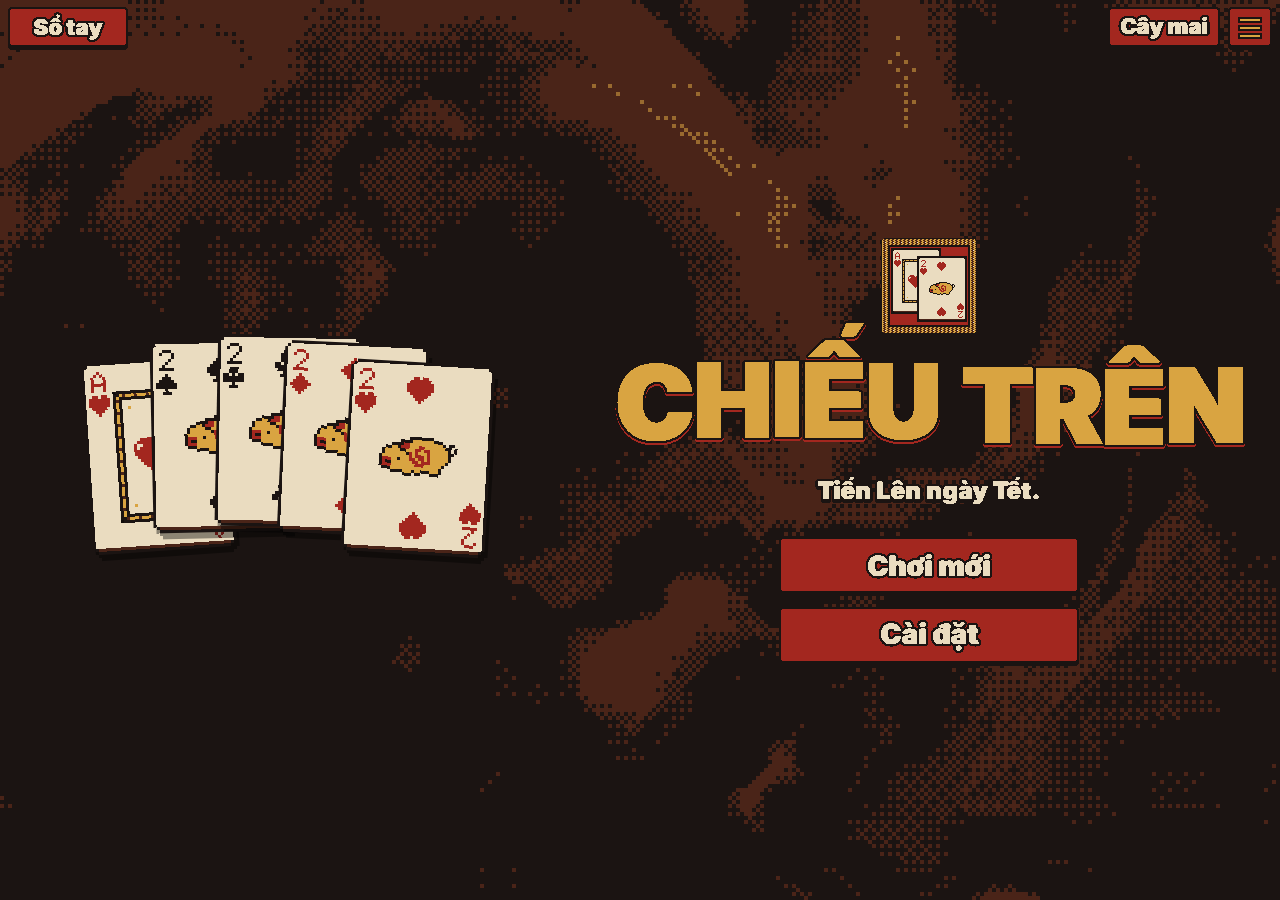
<file: index.html>
<!DOCTYPE html>
<html lang="vi">
<head>
<meta charset="utf-8">
<meta name="viewport" content="width=device-width, initial-scale=1, viewport-fit=cover">
<meta name="theme-color" content="#1B1412">
<meta name="apple-mobile-web-app-capable" content="yes">
<meta name="mobile-web-app-capable" content="yes">
<meta name="format-detection" content="telephone=no">
<title>Chiếu Trên</title>
<meta name="description" content="Chiếu Trên — Tiến Lên miền Nam 1v1 kiểu roguelike ngày Tết. Ăn hũ, nhân Điểm × Nhân, chạy một mạch từ Ông Táo đến Giao thừa.">
<link rel="icon" type="image/png" sizes="32x32" href="assets/favicon-32.png">
<link rel="icon" type="image/png" sizes="64x64" href="assets/favicon-64.png">
<link rel="apple-touch-icon" href="assets/apple-touch-icon.png">
<link rel="manifest" href="manifest.webmanifest">
<meta property="og:type" content="website">
<meta property="og:site_name" content="Chiếu Trên">
<meta property="og:title" content="Chiếu Trên — Tiến Lên ngày Tết">
<meta property="og:description" content="Tiến Lên miền Nam 1v1 kiểu roguelike: ăn hũ, nhân Điểm × Nhân, qua ba chặng để tới Mùng Một.">
<meta property="og:image" content="https://harieedawwn.github.io/chieu-tren/assets/screenshots/title.png">
<meta property="og:image:width" content="1280">
<meta property="og:image:height" content="720">
<meta property="og:url" content="https://harieedawwn.github.io/chieu-tren/">
<meta property="og:locale" content="vi_VN">
<meta name="twitter:card" content="summary_large_image">
<meta name="twitter:title" content="Chiếu Trên — Tiến Lên ngày Tết">
<meta name="twitter:image" content="https://harieedawwn.github.io/chieu-tren/assets/screenshots/title.png">
<script>
/* boot.js — paste as the FIRST inline <script> in <head>, before any other script.
 * Hardens a web app or game for phones, tablets, desktops and in-app browsers
 * (Zalo, Facebook, Messenger, Instagram, TikTok, Line, WeChat).
 *
 * What it does
 *  1. Stubs the JS bridges that in-app browsers call (zaloJSV2 ...) so their injected code stops throwing.
 *  2. Classifies errors: foreign noise (in-app bridges, extensions, benign browser warnings) is ignored;
 *     only real breakage of OUR code shows the fatal overlay.
 *  3. Real breakage = an error inside Boot.guard()-wrapped code (init, frame loop, handlers),
 *     or the main loop stalling while the page is visible (watchdog).
 *  4. Sets CSS vars --vh100 (true visible height), --sat/--sar/--sab/--sal (safe areas) and
 *     html classes: is-touch, is-inapp, is-ios, is-android, is-portrait|is-landscape, is-short.
 *  5. Safe storage (never throws), visibility pause hooks, WebGL context-loss helper.
 *
 * API (window.Boot)
 *  Boot.guard(fn, label)      -> wrapped fn; errors inside are fatal (overlay with Reload/Copy/Close)
 *  Boot.loop(fn)              -> requestAnimationFrame loop with dt (seconds, clamped), guarded + watchdog
 *  Boot.onPause(fn)/onResume(fn)  page hidden / visible again
 *  Boot.store.get(k, def) / Boot.store.set(k, v)   JSON localStorage that never throws
 *  Boot.watchCanvas(canvas)   handle webglcontextlost (shows reload overlay)
 *  Boot.env                   {touch, inApp, inAppName, ios, android, mobile}
 *  Boot.log                   recent non-fatal errors (for "Copy" diagnostics)
 *  Boot.texts                 overlay strings (Vietnamese by default; override before errors occur)
 */
(function () {
  'use strict';
  var w = window, d = document, root = d.documentElement;
  if (w.Boot) return;

  /* 1. In-app bridge stubs. Zalo calls zaloJSV2.zalo_h5_event_handler(...) on pages that never loaded its SDK. */
  var noop = function () {};
  try {
    if (!w.zaloJSV2) w.zaloJSV2 = { zalo_h5_event_handler: noop, getCookieFallback: function () { return ''; } };
  } catch (e) {}

  /* 2. Environment */
  var ua = navigator.userAgent || '';
  var inAppMatch = ua.match(/Zalo|FBAN|FBAV|FB_IAB|Messenger|Instagram|Line\/|TikTok|musical_ly|BytedanceWebview|MicroMessenger|Twitter|Snapchat/i);
  var env = {
    ios: /iPhone|iPad|iPod/i.test(ua) || (navigator.platform === 'MacIntel' && navigator.maxTouchPoints > 1),
    android: /Android/i.test(ua),
    inApp: !!inAppMatch,
    inAppName: inAppMatch ? inAppMatch[0] : '',
    touch: false,
    mobile: false
  };
  function mq(q) { try { return w.matchMedia(q).matches; } catch (e) { return false; } }
  env.touch = mq('(pointer: coarse)') || (navigator.maxTouchPoints || 0) > 0;
  env.mobile = env.ios || env.android || (env.touch && Math.min(screen.width, screen.height) < 820);

  function cls(name, on) { root.classList[on ? 'add' : 'remove'](name); }
  cls('is-touch', env.touch); cls('is-inapp', env.inApp); cls('is-ios', env.ios); cls('is-android', env.android);

  /* 4. Viewport vars. visualViewport gives the real visible area in iOS/in-app webviews whose toolbars move. */
  function measure() {
    var vv = w.visualViewport;
    var h = vv ? vv.height : w.innerHeight;
    var wd = vv ? vv.width : w.innerWidth;
    root.style.setProperty('--vh100', h + 'px');
    root.style.setProperty('--vw100', wd + 'px');
    var portrait = h >= wd;
    cls('is-portrait', portrait); cls('is-landscape', !portrait);
    cls('is-short', h < 520);
  }
  measure();
  w.addEventListener('resize', measure);
  w.addEventListener('orientationchange', function () { setTimeout(measure, 250); });
  if (w.visualViewport) w.visualViewport.addEventListener('resize', measure);

  /* Safe storage */
  var store = {
    get: function (k, def) { try { var v = w.localStorage.getItem(k); return v == null ? def : JSON.parse(v); } catch (e) { return def; } },
    set: function (k, v) { try { w.localStorage.setItem(k, JSON.stringify(v)); return true; } catch (e) { return false; } }
  };

  /* 2-3. Error classification */
  var FOREIGN = [
    /zaloJSV2|ZaloJavaScriptInterface|zalo_h5|ZaloSDK/i,
    /WeixinJSBridge|FB_IAB|fbq is not defined|__gCrWeb|webkit\.messageHandlers|_AutofillCallbackHandler|instantSearchSDKJSBridge/i,
    /ResizeObserver loop/i,
    /^Script error\.?$/i,
    /(chrome|moz|safari|safari-web)-extension:\/\//i,
    /Can't find variable: (gmo|bytedance|ttq|webkit)/i
  ];
  function isForeign(msg, src, stack) {
    var s = String(msg || '') + ' ' + String(src || '') + ' ' + String(stack || '');
    for (var i = 0; i < FOREIGN.length; i++) if (FOREIGN[i].test(s)) return true;
    return false;
  }
  var log = [];
  function remember(kind, msg, src, stack) {
    log.push({ t: new Date().toISOString(), kind: kind, msg: String(msg), src: src || '', stack: String(stack || '').slice(0, 800) });
    if (log.length > 20) log.shift();
  }
  w.addEventListener('error', function (e) {
    if (e && e.target && e.target !== w && e.target.tagName) { // resource failed to load
      remember('resource', (e.target.src || e.target.href || e.target.tagName) + ' failed to load');
      return;
    }
    var msg = e && e.message, src = e && e.filename, stack = e && e.error && e.error.stack;
    if (isForeign(msg, src, stack)) return;
    remember('error', msg, src + ':' + (e && e.lineno) + ':' + (e && e.colno), stack);
  }, true);
  w.addEventListener('unhandledrejection', function (e) {
    var r = e && e.reason;
    var msg = r && r.message ? r.message : String(r);
    if (isForeign(msg, '', r && r.stack)) return;
    remember('promise', msg, '', r && r.stack);
  });

  /* Fatal overlay (built lazily, inline styles so it works before any CSS loads) */
  var texts = {
    title: 'Ứng dụng gặp lỗi',
    body: 'Bấm "Tải lại". Nếu lỗi lặp lại, bấm "Sao chép" và gửi nội dung cho người phát triển.',
    reload: 'Tải lại', copy: 'Sao chép', copied: 'Đã chép', close: 'Đóng',
    stalled: 'Ứng dụng ngừng phản hồi',
    gpu: 'Mất kết nối đồ họa (WebGL). Bấm "Tải lại".'
  };
  var overlayShown = false;
  function diagnostics(err) {
    return [ua, location.href, '', '## ' + (err && err.message ? err.message : String(err)),
      String(err && err.stack || ''), '', '## recent', JSON.stringify(log.slice(-5), null, 1)].join('\n');
  }
  function fatal(err, title) {
    if (overlayShown) return;
    overlayShown = true;
    var text = diagnostics(err);
    try { console.error('[fatal]', err); } catch (e) {}
    function build() {
      var o = d.createElement('div');
      o.setAttribute('role', 'alertdialog');
      o.style.cssText = 'position:fixed;inset:0;z-index:2147483647;display:flex;align-items:center;justify-content:center;' +
        'padding:max(16px,env(safe-area-inset-top)) 16px max(16px,env(safe-area-inset-bottom));background:rgba(8,10,14,.72);' +
        'font:15px/1.45 system-ui,-apple-system,Segoe UI,Roboto,sans-serif;color:#e8eaee';
      var card = d.createElement('div');
      card.style.cssText = 'width:min(520px,100%);max-height:100%;overflow:auto;background:#161a21;border:1px solid #2c3340;border-radius:14px;padding:18px;box-shadow:0 12px 40px rgba(0,0,0,.45)';
      var h = d.createElement('div'); h.textContent = title || texts.title; h.style.cssText = 'font-weight:650;font-size:17px;margin-bottom:6px';
      var p = d.createElement('div'); p.textContent = texts.body; p.style.cssText = 'opacity:.8;margin-bottom:12px';
      var pre = d.createElement('pre'); pre.textContent = text;
      pre.style.cssText = 'white-space:pre-wrap;word-break:break-word;font:12px/1.4 ui-monospace,Menlo,Consolas,monospace;background:#0d1015;padding:10px;border-radius:8px;max-height:40vh;overflow:auto;margin:0 0 12px';
      var row = d.createElement('div'); row.style.cssText = 'display:flex;gap:8px;flex-wrap:wrap';
      function btn(label, primary, fn) {
        var b = d.createElement('button'); b.type = 'button'; b.textContent = label;
        b.style.cssText = 'flex:1 1 auto;min-height:44px;padding:0 16px;border-radius:10px;font:600 15px system-ui,sans-serif;cursor:pointer;' +
          (primary ? 'background:#e8eaee;color:#111;border:0' : 'background:transparent;color:#e8eaee;border:1px solid #3a4250');
        b.addEventListener('click', fn); row.appendChild(b); return b;
      }
      btn(texts.reload, true, function () { location.reload(); });
      var cb = btn(texts.copy, false, function () {
        var done = function () { cb.textContent = texts.copied; };
        try { navigator.clipboard.writeText(text).then(done, function () { selectPre(); }); } catch (e) { selectPre(); }
      });
      function selectPre() { var r = d.createRange(); r.selectNodeContents(pre); var s = w.getSelection(); s.removeAllRanges(); s.addRange(r); }
      btn(texts.close, false, function () { o.remove(); overlayShown = false; });
      card.appendChild(h); card.appendChild(p); card.appendChild(pre); card.appendChild(row); o.appendChild(card);
      d.body.appendChild(o);
    }
    if (d.body) build(); else d.addEventListener('DOMContentLoaded', build);
  }

  function guard(fn, label) {
    return function () {
      try { return fn.apply(this, arguments); }
      catch (err) {
        if (isForeign(err && err.message, '', err && err.stack)) return;
        if (label && err && err.message) err.message = '[' + label + '] ' + err.message;
        fatal(err);
      }
    };
  }

  /* Guarded rAF loop with clamped dt and a stall watchdog */
  var lastTick = 0, paused = false, pauseFns = [], resumeFns = [];
  function loop(fn) {
    var g = guard(fn, 'frame'), prev = 0;
    function frame(now) {
      var dt = prev ? Math.min((now - prev) / 1000, 0.1) : 1 / 60;
      prev = now; lastTick = performance.now();
      if (!paused) g(dt, now);
      w.requestAnimationFrame(frame);
    }
    lastTick = performance.now();
    w.requestAnimationFrame(frame);
  }
  setInterval(function () {
    if (!lastTick || paused || d.hidden) return;
    if (performance.now() - lastTick > 4000) fatal(new Error('main loop stalled > 4s'), texts.stalled);
  }, 1000);
  d.addEventListener('visibilitychange', function () {
    if (d.hidden) { paused = true; pauseFns.forEach(function (f) { try { f(); } catch (e) {} }); }
    else { paused = false; lastTick = performance.now(); resumeFns.forEach(function (f) { try { f(); } catch (e) {} }); }
  });

  function watchCanvas(canvas) {
    canvas.addEventListener('webglcontextlost', function (e) { e.preventDefault(); fatal(new Error('webglcontextlost'), texts.gpu); }, false);
  }

  w.Boot = {
    env: env, store: store, log: log, texts: texts,
    guard: guard, loop: loop, fatal: fatal, isForeign: isForeign, watchCanvas: watchCanvas, measure: measure,
    onPause: function (f) { pauseFns.push(f); }, onResume: function (f) { resumeFns.push(f); },
    get paused() { return paused; }
  };
})();

</script>
<link rel="stylesheet" href="style.css?v=3">
</head>
<body>
<main id="app">
  <canvas id="bg" aria-hidden="true"></canvas>
  <canvas id="game" tabindex="0" aria-label="Chiếu Trên"></canvas>
  <div id="loading">Đang tải…</div>
  <noscript><div id="noscript">Cần bật JavaScript để chơi Chiếu Trên.</div></noscript>
</main>
<!-- SPEC section 3 order. scoring/run/scene/screens may not exist yet: a missing file only logs a resource error, boot goes on. -->
<script src="js/config.js?v=24"></script>
<script src="js/data.js?v=24"></script>
<script src="js/content.js?v=24"></script>
<script src="js/cards.js?v=24"></script>
<script src="js/rules.js?v=24"></script>
<script src="js/ai.js?v=24"></script>
<script src="js/khi.js?v=24"></script>
<script src="js/scoring.js?v=24"></script>
<script src="js/run.js?v=24"></script>
<script src="js/profile.js?v=24"></script>
<script src="js/pwa.js?v=24"></script>
<script src="js/perf.js?v=24"></script>
<script src="js/trans.js?v=25"></script>
<script src="js/art.js?v=24"></script>
<script src="js/art2.js?v=24"></script>
<script src="js/art3.js?v=24"></script>
<script src="js/art4.js?v=24"></script>
<script src="js/art5.js?v=24"></script>
<script src="js/logo.js?v=24"></script>
<script src="js/fx.js?v=24"></script>
<script src="js/sprite.js?v=24"></script>
<script src="js/bg.js?v=24"></script>
<script src="js/audio.js?v=24"></script>
<script src="js/hud.js?v=24"></script>
<script src="js/scene.js?v=24"></script>
<script src="js/tutorial.js?v=24"></script>
<script src="js/screens.js?v=24"></script>
<script src="js/shop.js?v=24"></script>
<script src="js/modes.js?v=24"></script>
<script src="js/collection.js?v=24"></script>
<script src="js/luat.js?v=24"></script>
<script src="js/main.js?v=24"></script>
</body>
</html>
</file>
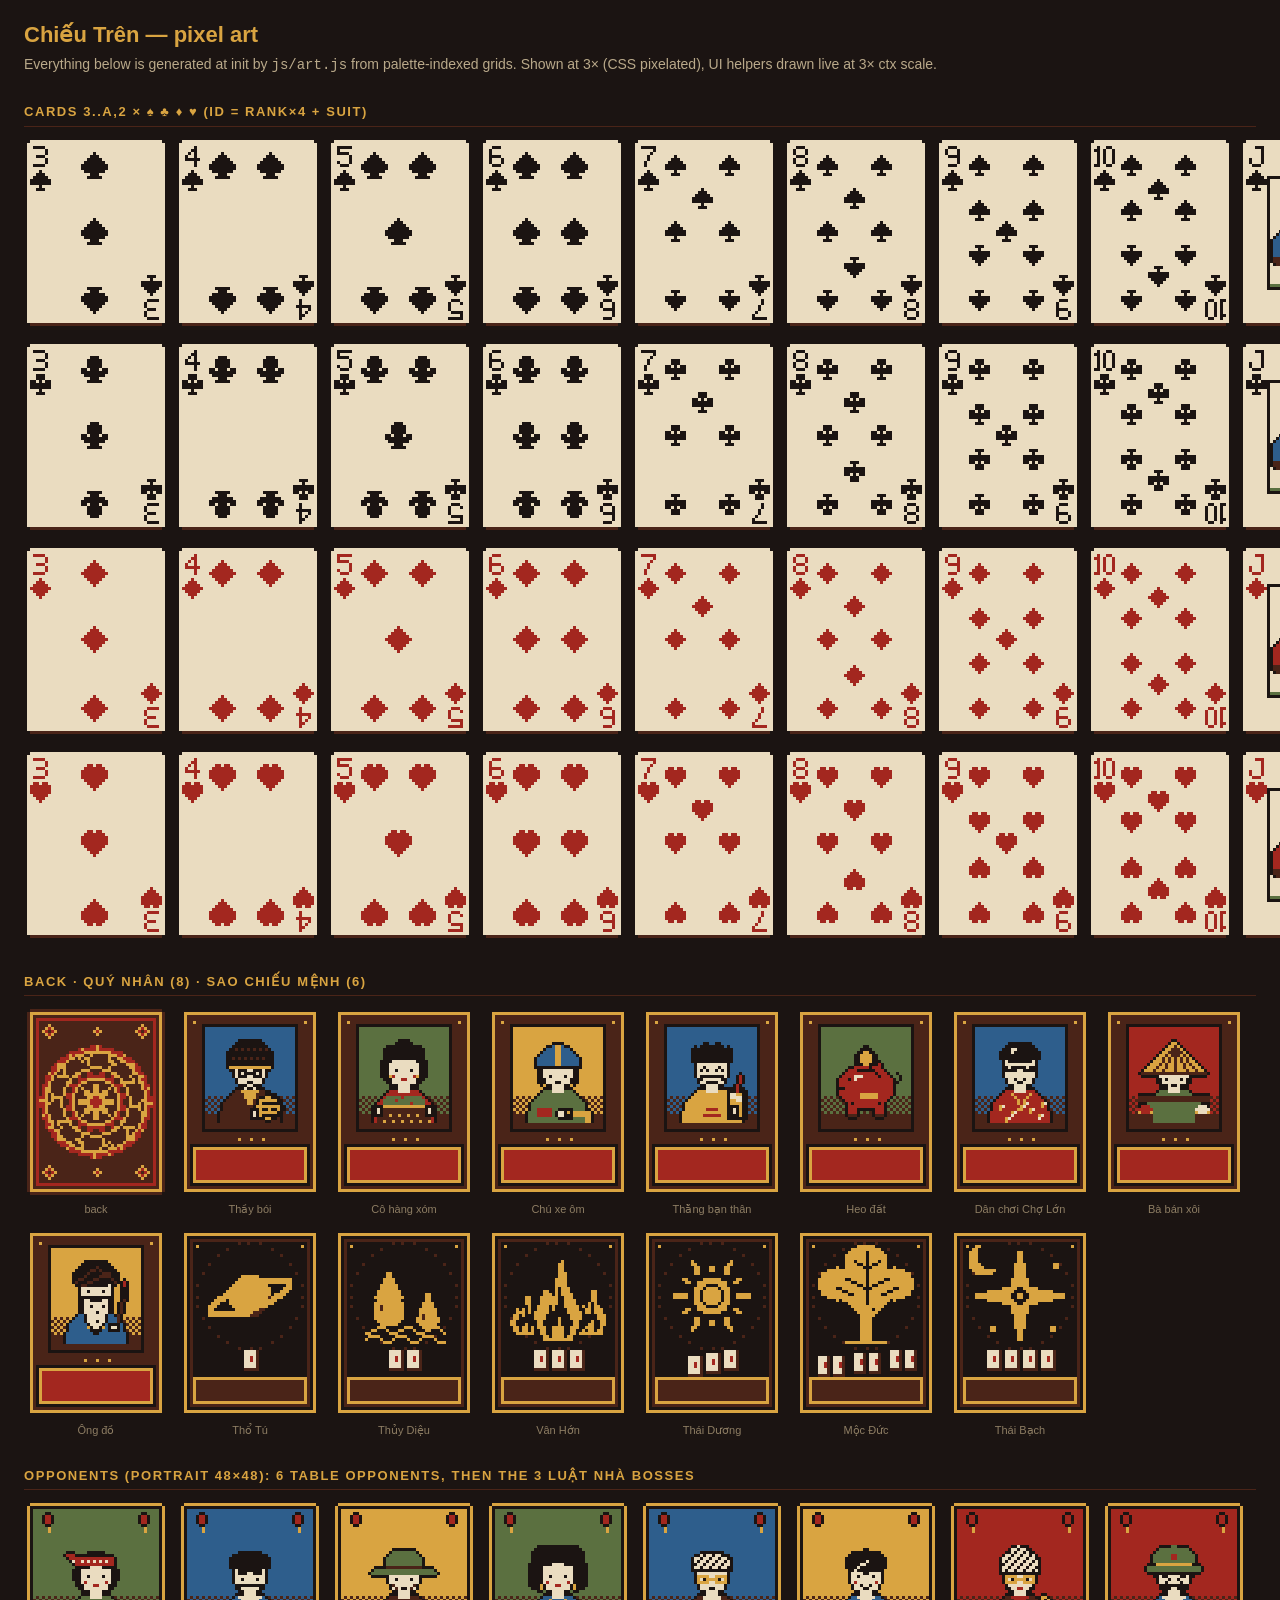
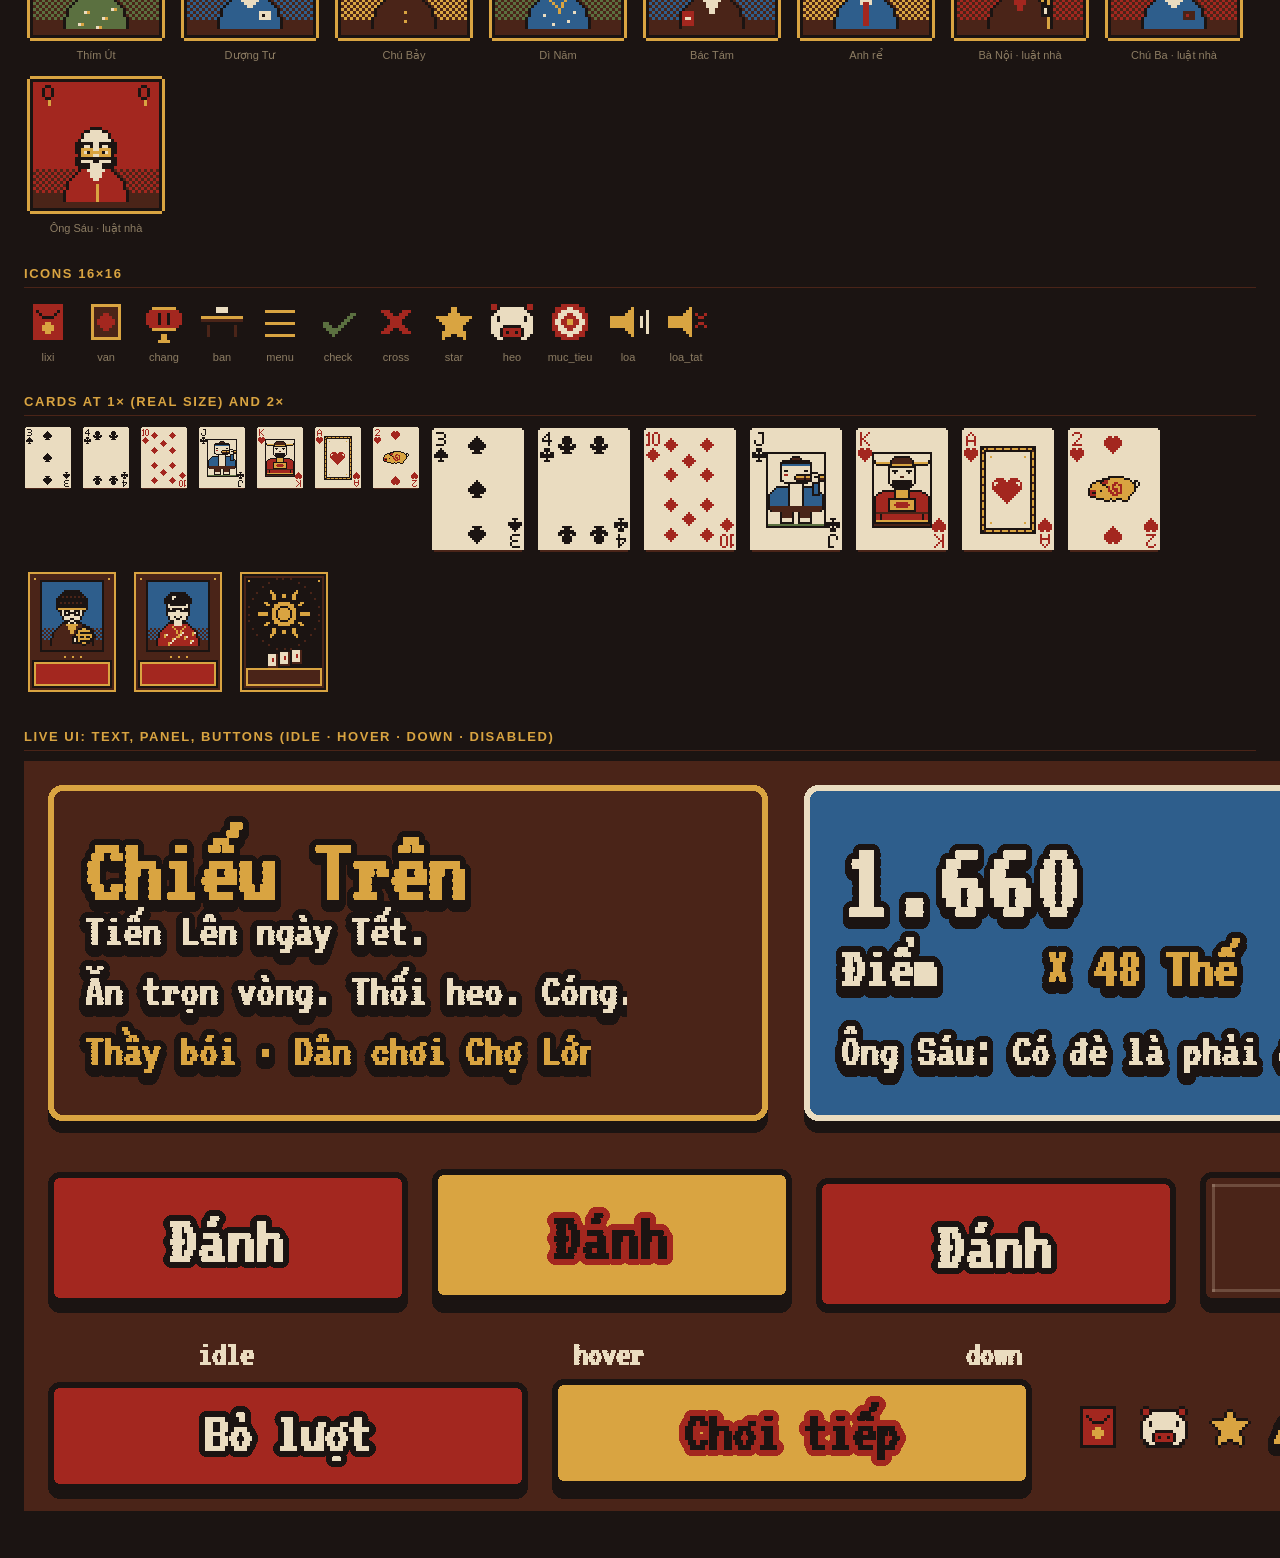
<file: demo/art.html>
<!doctype html>
<html lang="vi">
<head>
<meta charset="utf-8">
<meta name="viewport" content="width=device-width, initial-scale=1">
<title>Chiếu Trên · art demo (3×)</title>
<style>
  body { margin: 0; padding: 20px 24px 48px; background: #1B1412; color: #EADCC0; font: 14px/1.4 "Segoe UI", Roboto, Arial, sans-serif; }
  h1 { margin: 0 0 4px; font-size: 22px; color: #D9A441; }
  h2 { margin: 28px 0 10px; font-size: 13px; letter-spacing: .12em; text-transform: uppercase; color: #D9A441; border-bottom: 1px solid #4A2418; padding-bottom: 4px; }
  p { margin: 0 0 6px; color: #b9a98a; }
  .row { display: flex; flex-wrap: wrap; gap: 10px; align-items: flex-start; }
  .cards { display: grid; grid-template-columns: repeat(13, max-content); gap: 8px; }
  canvas { image-rendering: pixelated; image-rendering: crisp-edges; display: block; }
  figure { margin: 0; text-align: center; font-size: 11px; color: #8d7d63; }
  figure canvas { margin-bottom: 4px; }
</style>
</head>
<body>
<h1>Chiếu Trên — pixel art</h1>
<p>Everything below is generated at init by <code>js/art.js</code> from palette-indexed grids. Shown at 3× (CSS pixelated), UI helpers drawn live at 3× ctx scale.</p>

<h2>Cards 3..A,2 × ♠ ♣ ♦ ♥ (id = rank×4 + suit)</h2>
<div class="cards" id="cards"></div>

<h2>Back · Quý nhân (8) · Sao chiếu mệnh (6)</h2>
<div class="row" id="misc"></div>

<h2>Opponents (portrait 48×48): 6 table opponents, then the 3 luật nhà bosses</h2>
<div class="row" id="opps"></div>

<h2>Icons 16×16</h2>
<div class="row" id="icons"></div>

<h2>Cards at 1× (real size) and 2×</h2>
<div class="row" id="small"></div>

<h2>Live UI: text, panel, buttons (idle · hover · down · disabled)</h2>
<canvas id="ui"></canvas>

<script src="../js/config.js"></script>
<script src="../js/data.js"></script>
<script src="../js/art.js"></script>
<script>
(function () {
  const A = TL.Art, S = 3;
  function put(parent, cv, label, scale) {
    const f = document.createElement('figure'), c = document.createElement('canvas');
    c.width = cv.width; c.height = cv.height; c.style.width = cv.width * scale + 'px'; c.style.height = cv.height * scale + 'px';
    const x = c.getContext('2d'); x.imageSmoothingEnabled = false; x.drawImage(cv, 0, 0);
    f.appendChild(c); if (label) { const t = document.createElement('div'); t.textContent = label; f.appendChild(t); }
    parent.appendChild(f); return f;
  }
  A.init().then(function () {
    const cards = document.getElementById('cards');
    const grid = []; for (let s = 0; s < 4; s++) for (let r = 0; r < 13; r++) grid.push(r * 4 + s);
    grid.forEach(function (id) { put(cards, A.card(id), '', S); });

    const misc = document.getElementById('misc');
    put(misc, A.back(), 'back', S);
    TL.DATA && Object.keys(TL.DATA.QUY_NHAN).forEach(function (id) { put(misc, A.quyNhan(id), TL.DATA.QUY_NHAN[id].name, S); });
    TL.DATA && Object.keys(TL.DATA.SAO).forEach(function (id) { put(misc, A.sao(id), TL.DATA.SAO[id].name, S); });

    const opps = document.getElementById('opps'), order = [];
    TL.DATA.CHANG.forEach(function (c) { c.ban.filter(function (b) { return b.kind !== 'trum'; }).forEach(function (b) { order.push(b); }); });
    TL.DATA.CHANG.forEach(function (c) { order.push(c.ban[2]); });
    order.forEach(function (b) { put(opps, A.portrait(b.id), b.name + (b.kind === 'trum' ? ' · luật nhà' : ''), S); });

    const icons = document.getElementById('icons');
    A._ids.icons.forEach(function (n) { put(icons, A.icon(n), n, S); });

    const small = document.getElementById('small');
    [0, 5, 30, 33, 43, 47, 51].forEach(function (id) { put(small, A.card(id), '', 1); });
    [0, 5, 30, 33, 43, 47, 51].forEach(function (id) { put(small, A.card(id), '', 2); });
    ['thay_boi', 'dan_cho_lon'].forEach(function (id) { put(small, A.quyNhan(id), '', 2); });
    put(small, A.sao('thai_duong'), '', 2);

    // live UI at 3x
    const cv = document.getElementById('ui'), W = 520, H = 250;
    cv.width = W * S; cv.height = H * S; cv.style.width = W * S + 'px'; cv.style.height = H * S + 'px';
    const ctx = cv.getContext('2d'); ctx.scale(S, S); ctx.imageSmoothingEnabled = false;
    ctx.fillStyle = TL.CFG.PAL.nauCanhGian; ctx.fillRect(0, 0, W, H);
    A.panel(ctx, { x: 8, y: 8, w: 240, h: 112 }, {});
    A.text(ctx, 'Chiếu Trên', 20, 16, { size: 32, color: TL.CFG.PAL.vangKim });
    A.text(ctx, 'Tiến Lên ngày Tết.', 20, 46, { size: 16 });
    A.text(ctx, 'Ăn trọn vòng. Thối heo. Cóng.', 20, 66, { size: 16 });
    A.text(ctx, 'Thầy bói · Dân chơi Chợ Lớn', 20, 86, { size: 16, color: TL.CFG.PAL.vangKim });
    A.panel(ctx, { x: 260, y: 8, w: 250, h: 112 }, { fill: TL.CFG.PAL.menLam, border: TL.CFG.PAL.giayDo });
    A.text(ctx, '1.660', 272, 14, { size: 40 });
    A.text(ctx, 'Điểm', 272, 56, { size: 20 });
    A.text(ctx, '× 48 Thế', 340, 56, { size: 20, color: TL.CFG.PAL.vangKim });
    A.text(ctx, 'Ông Sáu: Có đè là phải đè.', 272, 86, { size: 16 });
    ['idle', 'hover', 'down', 'disabled'].forEach(function (st, i) {
      A.button(ctx, { x: 8 + i * 128, y: 136, w: 120, h: 48 }, 'Đánh', st);
      A.text(ctx, st, 8 + i * 128 + 60, 190, { size: 12, align: 'center', outline: false, shadow: false, color: TL.CFG.PAL.giayDo });
    });
    A.button(ctx, { x: 8, y: 206, w: 160, h: 40 }, 'Bỏ lượt', 'idle');
    A.button(ctx, { x: 176, y: 206, w: 160, h: 40 }, 'Chơi tiếp', 'hover');
    ctx.drawImage(A.icon('lixi'), 350, 214, 16, 16); ctx.drawImage(A.icon('heo'), 372, 214, 16, 16); ctx.drawImage(A.icon('star'), 394, 214, 16, 16);
    A.text(ctx, '4', 416, 212, { size: 20, color: TL.CFG.PAL.vangKim });
    document.title += ' · ready'; window.ARTREADY = true;
  });
})();
</script>
</body>
</html>
</file>
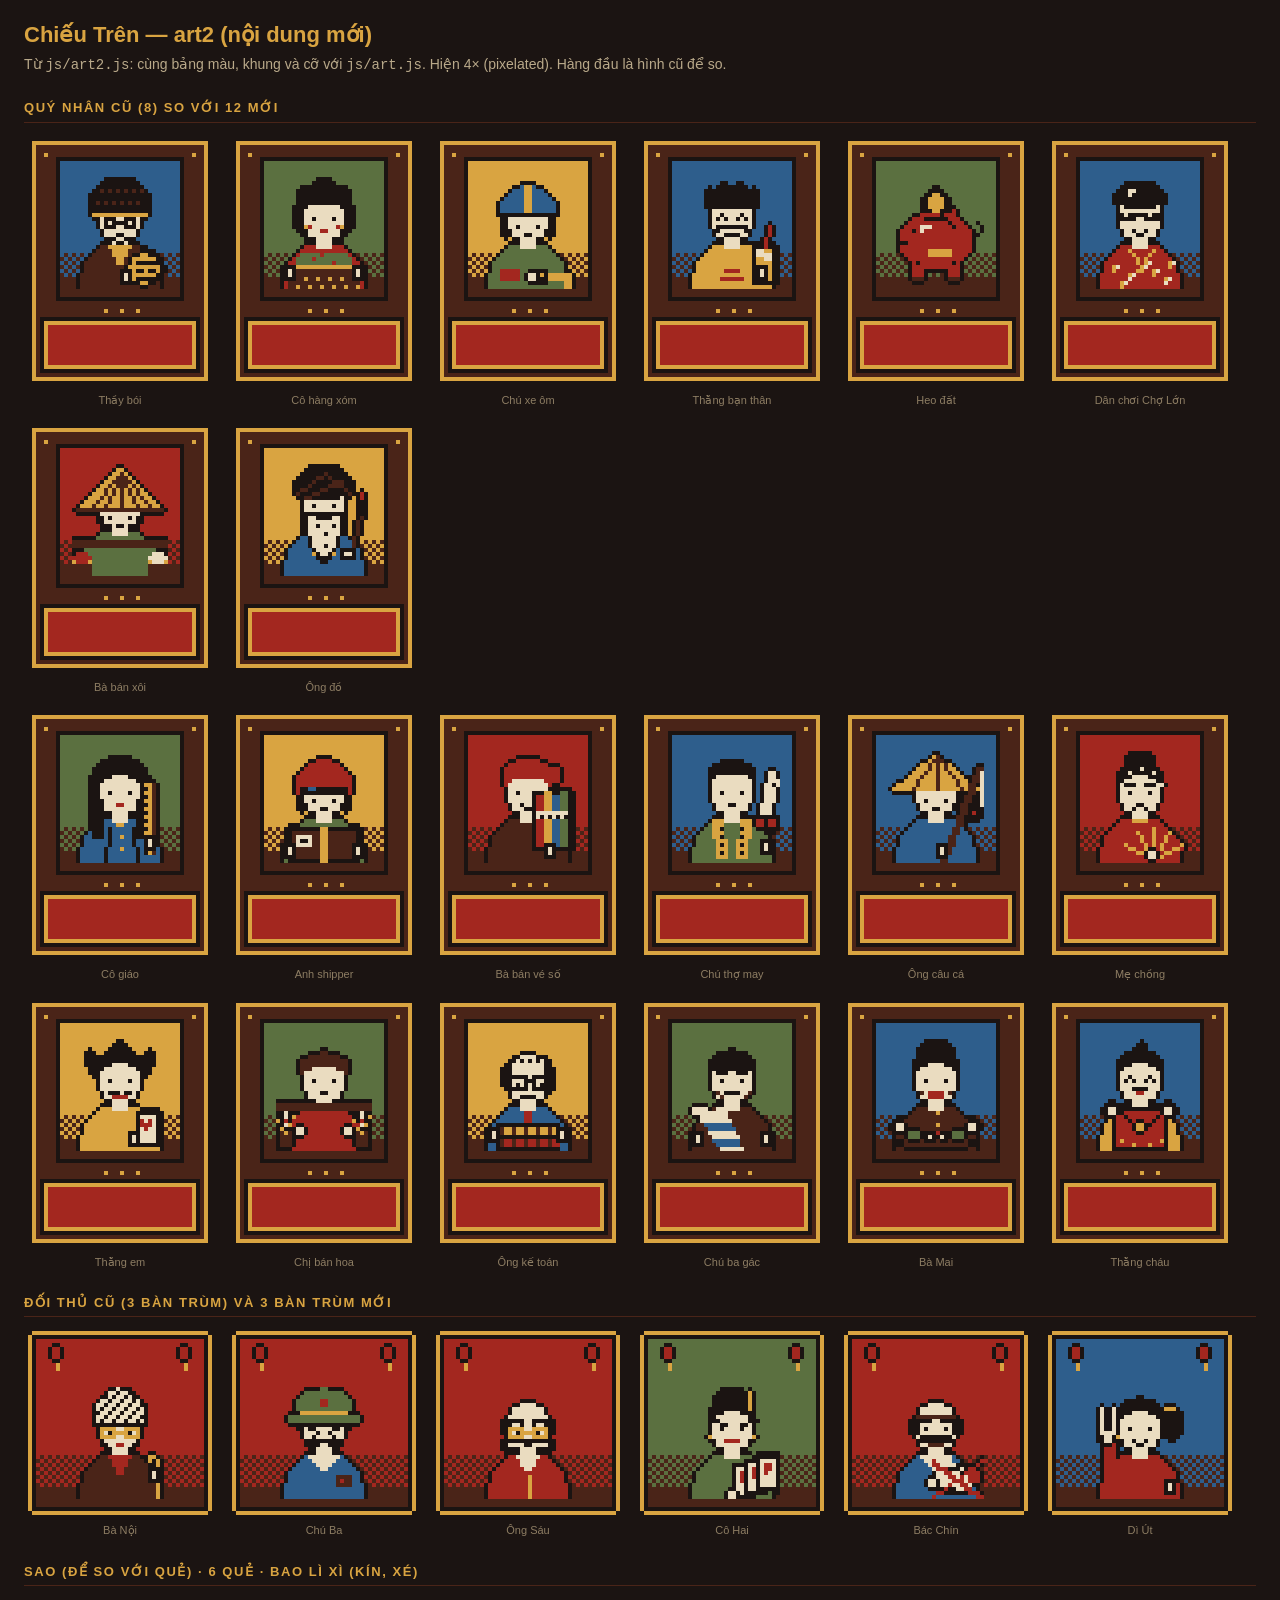
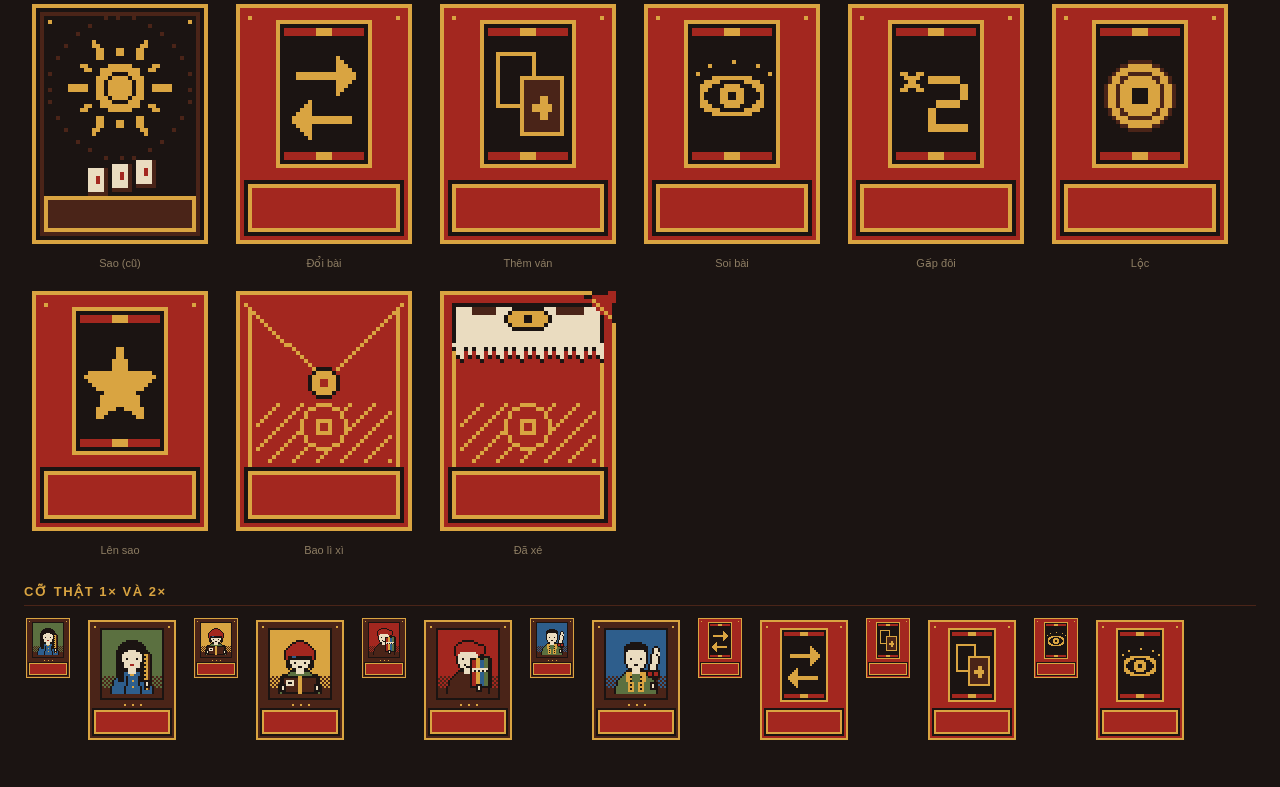
<file: demo/art2.html>
<!doctype html>
<html lang="vi">
<head>
<meta charset="utf-8">
<meta name="viewport" content="width=device-width, initial-scale=1">
<title>Chiếu Trên · art2 demo (4×)</title>
<style>
  body { margin: 0; padding: 20px 24px 40px; background: #1B1412; color: #EADCC0; font: 14px/1.4 "Segoe UI", Roboto, Arial, sans-serif; }
  h1 { margin: 0 0 4px; font-size: 22px; color: #D9A441; }
  h2 { margin: 24px 0 10px; font-size: 13px; letter-spacing: .12em; text-transform: uppercase; color: #D9A441; border-bottom: 1px solid #4A2418; padding-bottom: 4px; }
  p { margin: 0 0 6px; color: #b9a98a; }
  .row { display: flex; flex-wrap: wrap; gap: 12px; align-items: flex-start; }
  canvas { image-rendering: pixelated; image-rendering: crisp-edges; display: block; }
  figure { margin: 0; text-align: center; font-size: 11px; color: #8d7d63; }
  figure canvas { margin-bottom: 4px; }
</style>
</head>
<body>
<h1>Chiếu Trên — art2 (nội dung mới)</h1>
<p>Từ <code>js/art2.js</code>: cùng bảng màu, khung và cỡ với <code>js/art.js</code>. Hiện 4× (pixelated). Hàng đầu là hình cũ để so.</p>
<h2>Quý nhân cũ (8) so với 12 mới</h2><div class="row" id="old"></div><div class="row" id="qn" style="margin-top:12px"></div>
<h2>Đối thủ cũ (3 bàn trùm) và 3 bàn trùm mới</h2><div class="row" id="opp"></div>
<h2>Sao (để so với Quẻ) · 6 Quẻ · Bao lì xì (kín, xé)</h2><div class="row" id="que"></div>
<h2>Cỡ thật 1× và 2×</h2><div class="row" id="small"></div>
<script src="../js/config.js"></script>
<script src="../js/data.js"></script>
<script src="../js/content.js"></script>
<script src="../js/art.js"></script>
<script src="../js/art2.js"></script>
<script>
(function () {
  const A = TL.Art;
  function put(parent, cv, label, s) {
    const f = document.createElement('figure'), c = document.createElement('canvas');
    c.width = cv.width; c.height = cv.height; c.style.width = cv.width * s + 'px'; c.style.height = cv.height * s + 'px';
    const x = c.getContext('2d'); x.imageSmoothingEnabled = false; x.drawImage(cv, 0, 0);
    f.appendChild(c); if (label) { const t = document.createElement('div'); t.textContent = label; f.appendChild(t); }
    parent.appendChild(f);
  }
  A.init().then(function () {
    const D = TL.DATA, S = 4;
    A._ids.qn.forEach(id => put(document.getElementById('old'), A.quyNhan(id), D.QUY_NHAN[id].name, S));
    A._ids2.qn.forEach(id => put(document.getElementById('qn'), A.quyNhan(id), D.QUY_NHAN[id].name, S));
    ['ba_noi', 'chu_ba', 'ong_sau'].concat(A._ids2.opp).forEach(id => put(document.getElementById('opp'), A.portrait(id), D.HOUSE_RULES[id].name, S));
    put(document.getElementById('que'), A.sao('thai_duong'), 'Sao (cũ)', S);
    A._ids2.que.forEach(id => put(document.getElementById('que'), A.que(id), D.QUE[id].name, S));
    put(document.getElementById('que'), A.pack(false), 'Bao lì xì', S); put(document.getElementById('que'), A.pack(true), 'Đã xé', S);
    const sm = document.getElementById('small');
    A._ids2.qn.slice(0, 4).concat(['che']).slice(0, 4).forEach(id => { put(sm, A.quyNhan(id), '', 1); put(sm, A.quyNhan(id), '', 2); });
    A._ids2.que.slice(0, 3).forEach(id => { put(sm, A.que(id), '', 1); put(sm, A.que(id), '', 2); });
    document.body.setAttribute('data-ready', '1');
  });
})();
</script>
</body>
</html>
</file>
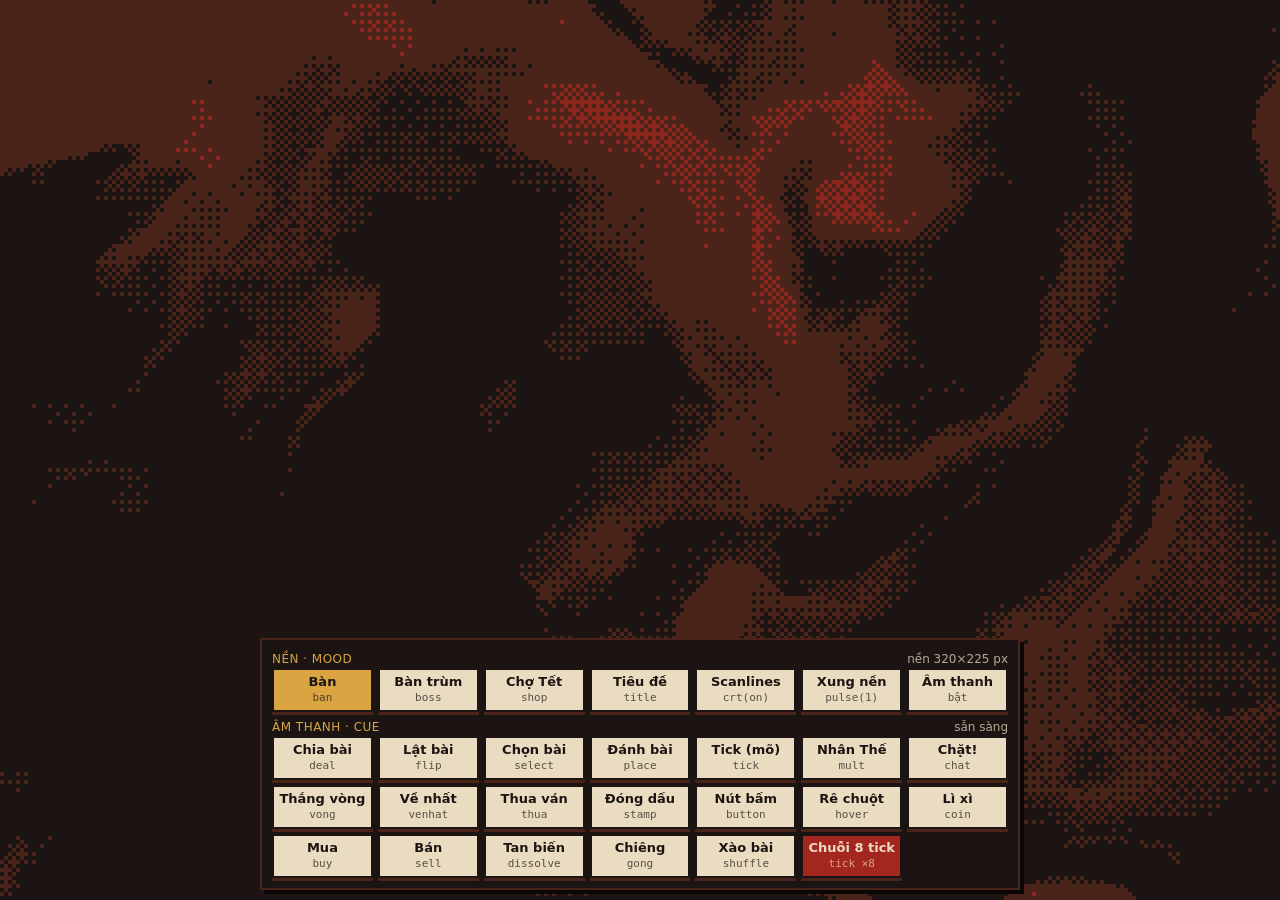
<file: demo/atmos.html>
<!doctype html>
<html lang="vi">
<head>
<meta charset="utf-8">
<meta name="viewport" content="width=device-width, initial-scale=1, viewport-fit=cover">
<title>Chiếu Trên · Khí quyển (nền + âm thanh)</title>
<script>
/* In-app browsers (Zalo, Facebook) call bridges that do not exist on a plain page; stub them so their injected code stays quiet. */
(function () { var n = function () {}; try {
  if (!window.zaloJSV2) window.zaloJSV2 = { zalo_h5_event_handler: n, getCookieFallback: function () { return ''; } };
  if (!window.ZaloJavaScriptInterface) window.ZaloJavaScriptInterface = { postMessage: n };
} catch (e) {} })();
/* ?nogl forces the no-WebGL fallback so it can be looked at */
if (/[?&]nogl\b/.test(location.search)) {
  var _gc = HTMLCanvasElement.prototype.getContext;
  HTMLCanvasElement.prototype.getContext = function (t) { return /webgl/.test(t) ? null : _gc.apply(this, arguments); };
}
</script>
<style>
:root {
  --den: #1B1412; --nau: #4A2418; --do: #A3271F; --vang: #D9A441; --lam: #2E5E8C; --giay: #EADCC0;
  --sat: env(safe-area-inset-top, 0px); --sar: env(safe-area-inset-right, 0px);
  --sab: env(safe-area-inset-bottom, 0px); --sal: env(safe-area-inset-left, 0px);
  --font: system-ui, -apple-system, "Segoe UI", Roboto, "Helvetica Neue", Arial, "Noto Sans", sans-serif;
}
* { box-sizing: border-box; -webkit-tap-highlight-color: transparent; }
html, body { margin: 0; height: 100%; overflow: hidden; background: var(--den); color: var(--giay); font-family: var(--font); }
#bg { position: fixed; left: 0; top: 0; width: 100%; height: 100%; display: block; }
.panel {
  position: fixed; left: 50%; transform: translateX(-50%);
  bottom: calc(10px + var(--sab));
  width: min(calc(100% - 20px - var(--sal) - var(--sar)), 760px);
  background: var(--den); border: 2px solid var(--nau); box-shadow: 4px 4px 0 #0a0706;
  padding: 8px 10px 10px;
}
.row-label { grid-column: 1 / -1; display: flex; align-items: baseline; justify-content: space-between; gap: 8px;
  margin: 2px 0 0; font-size: 12px; line-height: 1.5; letter-spacing: .04em; text-transform: uppercase; color: var(--vang); }
.row-label span:last-child { color: var(--giay); opacity: .75; text-transform: none; letter-spacing: 0; font-variant-numeric: tabular-nums; }
.grid { display: grid; gap: 5px; grid-template-columns: repeat(auto-fill, minmax(88px, 1fr)); }
button {
  font: inherit; color: var(--den); background: var(--giay); border: 2px solid var(--den);
  min-height: 44px; padding: 3px 4px 5px; line-height: 1.25; cursor: pointer; touch-action: manipulation;
  box-shadow: 0 3px 0 var(--nau); transform: translateY(0); position: relative;
  display: flex; flex-direction: column; align-items: center; justify-content: center; text-align: center;
  font-size: 13px; font-weight: 600;
}
button small { font-size: 11px; font-weight: 400; opacity: .7; line-height: 1.2; font-family: ui-monospace, Consolas, monospace; }
button:hover { background: #f4e9d2; }
button:active { transform: translateY(3px); box-shadow: 0 0 0 var(--nau); }
button:focus-visible { outline: 3px solid var(--vang); outline-offset: 2px; }
button[aria-pressed="true"] { background: var(--vang); }
button.on-red { background: var(--do); color: var(--giay); }
button.on-red:hover { background: #b6302a; }
.grid + .row-label { margin-top: 6px; }
#bg-info { white-space: nowrap; }
</style>
</head>
<body>
<canvas id="bg" aria-hidden="true"></canvas>

<main class="panel" id="panel">
  <div class="row-label"><span>Nền · Mood</span><span id="info">…</span></div>
  <div class="grid" id="moods">
    <button data-mood="ban" aria-pressed="true">Bàn<small>ban</small></button>
    <button data-mood="boss" aria-pressed="false">Bàn trùm<small>boss</small></button>
    <button data-mood="shop" aria-pressed="false">Chợ Tết<small>shop</small></button>
    <button data-mood="title" aria-pressed="false">Tiêu đề<small>title</small></button>
    <button id="scan" aria-pressed="false">Scanlines<small>crt(on)</small></button>
    <button id="pulse">Xung nền<small>pulse(1)</small></button>
    <button id="mute" aria-pressed="false">Âm thanh<small>bật</small></button>
  </div>
  <div class="row-label"><span>Âm thanh · Cue</span><span id="state">chạm một nút để mở âm</span></div>
  <div class="grid" id="cues"></div>
</main>

<script src="../js/config.js"></script>
<script src="../js/bg.js"></script>
<script src="../js/audio.js"></script>
<script>
(function () {
  'use strict';
  var TL = globalThis.TL, $ = function (s) { return document.querySelector(s); };
  var canvas = $('#bg');
  TL.BG.init(canvas);
  TL.BG.setMood('ban');

  // per-cue label (vi) in the order of SPEC §11
  var CUES = [['deal', 'Chia bài'], ['flip', 'Lật bài'], ['select', 'Chọn bài'], ['place', 'Đánh bài'], ['tick', 'Tick (mõ)'],
    ['mult', 'Nhân Thế'], ['chat', 'Chặt!'], ['vong', 'Thắng vòng'], ['venhat', 'Về nhất'], ['thua', 'Thua ván'],
    ['stamp', 'Đóng dấu'], ['button', 'Nút bấm'], ['hover', 'Rê chuột'], ['coin', 'Lì xì'], ['buy', 'Mua'],
    ['sell', 'Bán'], ['dissolve', 'Tan biến'], ['gong', 'Chiêng'], ['shuffle', 'Xào bài']];
  var cues = $('#cues');
  CUES.forEach(function (c) {
    var b = document.createElement('button');
    b.dataset.cue = c[0]; b.innerHTML = c[1] + '<small>' + c[0] + '</small>';
    cues.appendChild(b);
  });
  var chain = document.createElement('button');
  chain.id = 'chain'; chain.className = 'on-red'; chain.innerHTML = 'Chuỗi 8 tick<small>tick ×8</small>';
  cues.appendChild(chain);

  function play(name, o, retry) {
    TL.Audio.unlock();
    var r = TL.Audio.play(name, o);
    if (!r && !TL.Audio.muted && !retry) setTimeout(function () { play(name, o, true); }, 90);   // first tap: context is still resuming
  }

  var M = TL.CFG.MOTION.play;
  chain.addEventListener('click', function () {
    var step = 0.2;
    for (var i = 0; i < 8; i++) (function (n) {
      setTimeout(function () { play('tick', { pitch: M.tickPitch * Math.pow(1 + M.tickStep, n) }); }, n * step * 1000);
    })(i);
  });
  cues.addEventListener('click', function (e) {
    var b = e.target.closest('button[data-cue]'); if (b) play(b.dataset.cue);
  });

  $('#moods').addEventListener('click', function (e) {
    var b = e.target.closest('button[data-mood]');
    if (!b) return;
    TL.BG.setMood(b.dataset.mood);
    document.querySelectorAll('[data-mood]').forEach(function (x) { x.setAttribute('aria-pressed', x === b ? 'true' : 'false'); });
    play('button');
  });
  var scan = $('#scan'), scanOn = false;
  scan.addEventListener('click', function () {
    scanOn = !scanOn; TL.BG.crt(scanOn); scan.setAttribute('aria-pressed', scanOn ? 'true' : 'false'); play('button');
  });
  $('#pulse').addEventListener('click', function () { TL.BG.pulse(1); play('button'); });
  var mute = $('#mute');
  mute.addEventListener('click', function () {
    TL.Audio.unlock();
    var m = !TL.Audio.muted; TL.Audio.setMuted(m);
    mute.setAttribute('aria-pressed', m ? 'true' : 'false'); mute.querySelector('small').textContent = m ? 'tắt' : 'bật';
    if (!m) play('button');
  });

  var info = $('#info'), state = $('#state'), t0 = performance.now(), lastInfo = 0;
  function frame(now) {
    TL.BG.render((now - t0) / 1000);
    if (now - lastInfo > 500) {
      lastInfo = now;
      info.textContent = 'nền ' + canvas.width + '×' + canvas.height + ' px';
      state.textContent = TL.Audio.muted ? 'đã tắt tiếng' : 'sẵn sàng';
    }
    requestAnimationFrame(frame);
  }
  requestAnimationFrame(frame);
})();
</script>
</body>
</html>
</file>
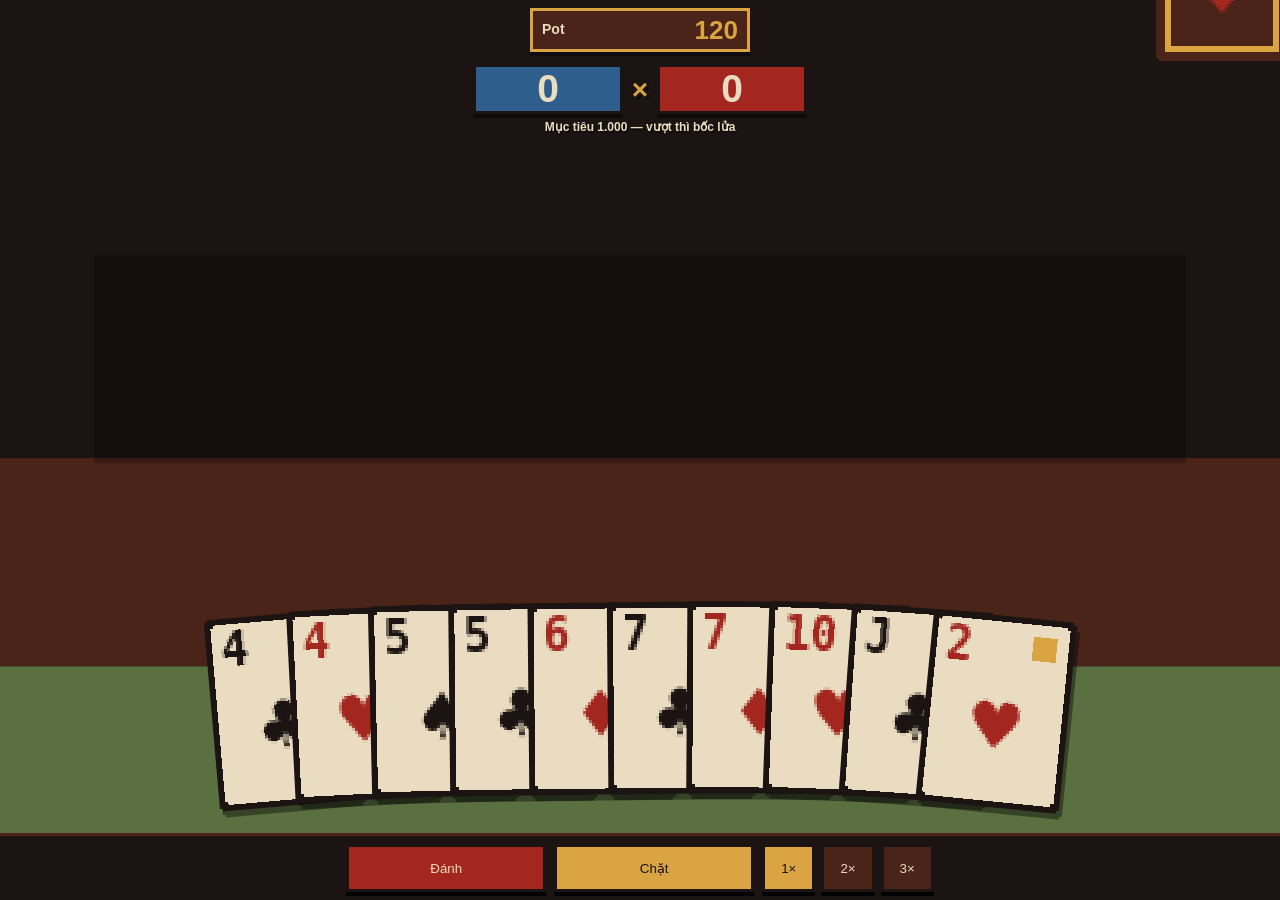
<file: demo/fx.html>
<!doctype html>
<html lang="vi">
<head>
<meta charset="utf-8">
<meta name="viewport" content="width=device-width, initial-scale=1, viewport-fit=cover">
<title>Chiếu Trên — demo FX</title>
<style>
  :root { --den:#1B1412; --nau:#4A2418; --do:#A3271F; --vang:#D9A441; --lam:#2E5E8C; --giay:#EADCC0; }
  * { box-sizing: border-box; -webkit-tap-highlight-color: transparent; }
  html, body { margin: 0; height: 100%; background: var(--den); overflow: hidden; overscroll-behavior: none; }
  body { font-family: "Be Vietnam Pro", "Segoe UI", Roboto, "Helvetica Neue", Arial, sans-serif; color: var(--giay); }
  #app { position: fixed; inset: 0; display: flex; flex-direction: column; height: 100%; }
  canvas { display: block; flex: 1 1 auto; min-height: 0; width: 100%; touch-action: none; user-select: none; -webkit-user-select: none; }
  #bar { flex: 0 0 auto; display: flex; flex-wrap: wrap; gap: 8px; justify-content: center; align-items: center;
         padding: 8px max(8px, env(safe-area-inset-right)) max(8px, env(safe-area-inset-bottom)) max(8px, env(safe-area-inset-left));
         background: var(--den); border-top: 3px solid var(--nau); }
  button { font: 700 17px/1.4 inherit; font-family: inherit; min-height: 48px; min-width: 48px; padding: 0 16px; color: var(--giay);
           background: var(--do); border: 3px solid var(--den); border-radius: 0; box-shadow: 0 4px 0 #000; cursor: pointer; touch-action: manipulation; }
  button:active:not(:disabled) { transform: translateY(3px); box-shadow: 0 1px 0 #000; }
  button:focus-visible { outline: 3px solid var(--vang); outline-offset: 2px; }
  button:disabled { background: var(--nau); color: #8a7560; cursor: default; }
  .act { flex: 1 1 120px; max-width: 200px; }
  #chat { background: var(--vang); color: var(--den); }
  #chat:disabled { background: var(--nau); color: #8a7560; }
  #speed { display: flex; gap: 6px; }
  #speed button { background: var(--nau); }
  #speed button[aria-pressed="true"] { background: var(--vang); color: var(--den); }
</style>
</head>
<body>
<div id="app">
  <canvas id="c" aria-label="Bàn chơi thử hiệu ứng"></canvas>
  <div id="bar">
    <button id="play" class="act" type="button">Đánh</button>
    <button id="chat" class="act" type="button">Chặt</button>
    <div id="speed" role="group" aria-label="Tốc độ">
      <button type="button" data-s="1" aria-pressed="true">1×</button>
      <button type="button" data-s="2" aria-pressed="false">2×</button>
      <button type="button" data-s="3" aria-pressed="false">3×</button>
    </div>
  </div>
</div>
<script src="../js/config.js"></script>
<script src="../js/fx.js"></script>
<script src="../js/sprite.js"></script>
<script>
(function (TL) {
  'use strict';
  const CFG = TL.CFG, M = CFG.MOTION, PAL = CFG.PAL, FX = TL.FX, Sprite = TL.Sprite;
  const cv = document.getElementById('c'), ctx = cv.getContext('2d');
  const TARGET = 1000;
  let W = 0, H = 0, dpr = 1, scale = 2, cw = 96, ch = 128;
  let handRect, tableRect, potRect, diemRect, theRect, boxY, deck;

  FX.reducedMotion = !!(window.matchMedia && matchMedia('(prefers-reduced-motion: reduce)').matches);

  // ---------- placeholder textures (48x64 canvases) ----------
  const RANKS = ['3', '4', '5', '6', '7', '8', '9', '10', 'J', 'Q', 'K', 'A', '2'], SUITS = ['♠', '♣', '♦', '♥'];
  function cut(g, x, y, w, h, col) { g.fillStyle = col; g.fillRect(x + 1, y, w - 2, h); g.fillRect(x, y + 1, w, h - 2); }
  const texCache = {};
  function cardTex(c) {
    const key = c.rank + ':' + c.suit;
    if (texCache[key]) return texCache[key];
    const t = document.createElement('canvas'); t.width = 48; t.height = 64;
    const g = t.getContext('2d'), red = c.suit >= 2, ink = red ? PAL.doSon : PAL.denSon;
    cut(g, 0, 0, 48, 64, PAL.denSon); cut(g, 2, 2, 44, 60, PAL.giayDo);
    g.fillStyle = ink; g.textBaseline = 'top';
    g.font = 'bold 15px monospace'; g.textAlign = 'left'; g.fillText(RANKS[c.rank], 5, 5);
    g.font = 'bold 26px monospace'; g.textAlign = 'center'; g.fillText(SUITS[c.suit], 24, 26);
    if (c.rank === 12) { g.fillStyle = PAL.vangKim; g.fillRect(34, 6, 8, 8); }      // heo marker
    return (texCache[key] = t);
  }
  const backTex = (function () {
    const t = document.createElement('canvas'); t.width = 48; t.height = 64; const g = t.getContext('2d');
    cut(g, 0, 0, 48, 64, PAL.denSon); cut(g, 2, 2, 44, 60, PAL.nauCanhGian);
    g.strokeStyle = PAL.vangKim; g.lineWidth = 2; g.strokeRect(6, 6, 36, 52);
    g.fillStyle = PAL.doSon; g.beginPath(); g.moveTo(24, 18); g.lineTo(36, 32); g.lineTo(24, 46); g.lineTo(12, 32); g.closePath(); g.fill();
    g.fillStyle = PAL.vangKim; g.fillRect(22, 30, 4, 4);
    return t;
  })();

  // ---------- state ----------
  const rng = TL.makeRng(20260107);
  let deckCards = [], hand = [], table = [], victims = [];
  const pot = { v: 120 }, diem = { v: 0 }, the = { v: 0 };
  function newDeck() {
    deckCards = [];
    for (let r = 0; r < 13; r++) for (let s = 0; s < 4; s++) deckCards.push({ rank: r, suit: s });
    for (let i = deckCards.length - 1; i > 0; i--) { const j = Math.floor(rng() * (i + 1)); const t = deckCards[i]; deckCards[i] = deckCards[j]; deckCards[j] = t; }
  }
  const byRank = (a, b) => a.card.rank - b.card.rank || a.card.suit - b.card.suit;
  const mk = (card, tex, x, y) => { const s = Sprite.create({ tex: tex, x: x, y: y, scale: scale }); s.card = card; return s; };
  function draw1() { if (!deckCards.length) newDeck(); return deckCards.pop(); }

  // ---------- layout ----------
  function layout() {
    cw = 48 * scale / dpr; ch = 64 * scale / dpr;
    const pad = 8;
    potRect = { w: Math.min(220, W * 0.6), h: 44, y: pad }; potRect.x = W / 2 - potRect.w / 2;
    const bw = Math.min(150, W * 0.36), bh = 50, gap = 34; boxY = potRect.y + potRect.h + 12;
    diemRect = { x: W / 2 - gap / 2 - bw, y: boxY, w: bw, h: bh };
    theRect = { x: W / 2 + gap / 2, y: boxY, w: bw, h: bh };
    handRect = { x: W * 0.03, y: H - ch * 1.1 - ch * 0.12 - 8, w: W * 0.94, h: ch * 1.1 };
    const top = boxY + bh + 34, bot = handRect.y - M.lift - 4;
    tableRect = { x: W * 0.08, y: (top + bot) / 2 - ch / 2, w: W * 0.84, h: ch };
    deck = { x: W - cw * 0.4, y: -ch * 0.15 };
    FX.pixel = scale / dpr; FX.view = { w: W, h: H }; FX.textScale = clamp(W / 420, 0.85, 1.4);
  }
  const clamp = (v, a, b) => (v < a ? a : v > b ? b : v);
  function resize() {
    const r = cv.getBoundingClientRect();
    dpr = Math.min(window.devicePixelRatio || 1, 2); W = r.width; H = r.height;
    cv.width = Math.max(1, Math.round(W * dpr)); cv.height = Math.max(1, Math.round(H * dpr));
    scale = Math.max(1, Math.min(Math.floor(CFG.LAYOUT.cardHFrac * H * dpr / 64), Math.floor(0.3 * W * dpr / 48)));
    layout();
    [hand, table, victims].forEach((l) => l.forEach((s) => { s.scale = scale; }));
    Sprite.fan(hand, handRect); Sprite.fan(table, tableRect, { curve: 0.3 });
  }

  // ---------- setup ----------
  function startHand() {
    newDeck(); hand = [];
    for (let i = 0; i < CFG.HAND_SIZE; i++) { const c = draw1(); hand.push(mk(c, cardTex(c), deck.x, deck.y)); }
    hand.sort(byRank); Sprite.fan(hand, handRect);
    hand.forEach((s, i) => s.deal(deck, i * M.deal.stagger, cardTex(s.card)));
    hand.forEach((s) => { s.tex = backTex; });
  }

  function refill() {
    const need = CFG.HAND_SIZE - hand.length, fresh = [];
    for (let i = 0; i < need; i++) { const c = draw1(), s = mk(c, backTex, deck.x, deck.y); fresh.push(s); hand.push(s); }
    hand.sort(byRank); Sprite.fan(hand, handRect);
    fresh.forEach((s, i) => s.deal(deck, i * M.deal.stagger, cardTex(s.card)));
    return need * M.deal.stagger + M.deal.fly;
  }
  const popAt = (s) => {                         // popups from one card fan out sideways instead of stacking up
    const n = s._pn || 0; s._pn = n + 1;
    const side = n === 0 ? 0 : n % 2 ? 1 : -1, ph = Math.max(16, Math.round(9 * FX.artPx())) * 1.5 * FX.textScale;
    return { x: clamp(s.V.x + side * cw * 0.8, 50, W - 50), y: s.V.y - ch * 0.6 - (n ? ph * 0.4 : 0) };
  };
  const potPopY = () => boxY + 50 + 38;

  // ---------- Đánh: 4 scoring steps into the pot ----------
  function doPlay() {
    if (FX.queue.busy()) return;
    let sel = hand.filter((s) => s.selected);
    if (!sel.length) { sel = hand.slice().sort(() => rng() - 0.5).slice(0, 3); }
    sel.sort((a, b) => a.T.x - b.T.x);
    hand = hand.filter((s) => sel.indexOf(s) < 0);
    const pts = (s) => CFG.CARD_PTS[s.card.rank], first = sel[0], last = sel[sel.length - 1], mid = sel[Math.floor(sel.length / 2)];
    let D = 30, T = 3; const Q = FX.queue;
    Q.add(() => {
      table = sel; sel.forEach((s) => { s.selected = false; s.sway = false; s._pn = 0; });
      Sprite.fan(sel, tableRect, { curve: 0.3, dur: M.play.fly }); Sprite.fan(hand, handRect);
      diem.v = 0; the.v = 0; FX.counter(diem, 'v', D); FX.counter(the, 'v', T);
      return M.play.fly + 0.1;
    }, 0);
    const gap = FX.stepGap(4), steps = [
      () => { D += pts(first); FX.popup('+' + pts(first), popAt(first).x, popAt(first).y, 'diem'); first.juice(1); FX.counter(diem, 'v', D); },
      () => { D += pts(last); FX.popup('+' + pts(last), popAt(last).x, popAt(last).y, 'diem'); last.juice(1); FX.counter(diem, 'v', D); },
      () => { T += 4; FX.popup('+4 Thế', popAt(mid).x, popAt(mid).y, 'the'); mid.juice(1); FX.counter(the, 'v', T); },
      () => { T *= 2; FX.popup('×2 Thế', popAt(mid).x, popAt(mid).y, 'xthe'); mid.juice(1.3); FX.counter(the, 'v', T); },
    ];
    steps.forEach((fn, i) => Q.add(() => { fn(); window.__tick = FX.tickPitch(i); return 0; }, i === 0 ? 0 : gap));
    Q.add(() => {
      const total = D * T;
      sel.forEach((s) => {
        s.moveTo(W / 2, potRect.y + potRect.h / 2, M.play.slam, 0);
        FX.tween(s.T, { sx: 0.25, sy: 0.25 }, M.play.slam, 'out', { onDone: () => { s.dead = true; } });
      });
      FX.after(M.play.slam * 0.8, () => {
        FX.counter(pot, 'v', pot.v + total); FX.shake(FX.shakeFor(total));
        FX.popup('+' + TL.fmt(total), W / 2, potPopY(), 'gold');
      });
      return M.play.slam + M.play.hold;
    }, gap);
    Q.add(() => { table = []; return refill(); }, 0);
  }

  // ---------- Chặt: stamp, confetti, shake, dissolve, pot ×2 ----------
  function doChat() {
    if (FX.queue.busy()) return;
    let sel = hand.filter((s) => s.selected);
    if (!sel.length) sel = hand.slice(0, 3);
    sel.sort((a, b) => a.T.x - b.T.x);
    hand = hand.filter((s) => sel.indexOf(s) < 0);
    const Q = FX.queue, cy = tableRect.y + tableRect.h / 2;
    const victim = mk({ rank: 12, suit: 0 }, cardTex({ rank: 12, suit: 0 }), cw * 0.4, -ch);
    victim.sway = false; victims = [victim];
    Q.add(() => { victim.T.rot = -4; victim.moveTo(W * 0.3, cy, M.play.fly + 0.1, -4); return M.play.fly + 0.25; }, 0);
    Q.add(() => {
      table = sel; sel.forEach((s) => { s.selected = false; s.sway = false; });
      Sprite.fan(sel, { x: W * 0.4, y: tableRect.y, w: W * 0.52, h: ch }, { curve: 0.3, dur: M.play.fly }); Sprite.fan(hand, handRect);
      return M.play.fly + 0.1;
    }, 0);
    Q.add(() => {
      FX.stamp('CHẶT!', 'gold'); FX.confetti(W / 2, cy); FX.confetti(W * 0.3, cy, 30);
      victim.dissolve(); sel.forEach((s, i) => FX.after(i * 0.06, () => s.juice(1)));
      return 0.5;
    }, 0);
    Q.add(() => {
      FX.counter(pot, 'v', pot.v * CFG.CHAT_X);
      FX.popup('×' + CFG.CHAT_X + ' Pot', W / 2, potPopY(), 'xthe');
      FX.shake(4);
      return M.stamp.hold;
    }, 0);
    Q.add(() => {
      sel.forEach((s) => { s.moveTo(W / 2, potRect.y + potRect.h / 2, M.play.slam, 0); FX.tween(s.T, { sx: 0.25, sy: 0.25 }, M.play.slam, 'out', { onDone: () => { s.dead = true; } }); });
      return M.play.slam;
    }, 0);
    Q.add(() => { table = []; victims = []; return refill(); }, 0);
  }

  // ---------- input (mouse + touch via pointer events) ----------
  let down = null;
  const local = (e) => { const r = cv.getBoundingClientRect(); return { x: e.clientX - r.left, y: e.clientY - r.top }; };
  cv.addEventListener('pointermove', (e) => { const p = local(e); if (e.pointerType === 'mouse' || down) Sprite.hover(hand, p.x, p.y); });
  cv.addEventListener('pointerdown', (e) => {
    const p = local(e); try { cv.setPointerCapture(e.pointerId); } catch (_) {}
    Sprite.hover(hand, p.x, p.y); down = { s: FX.queue.busy() ? null : Sprite.pick(hand, p.x, p.y) };
  });
  cv.addEventListener('pointerup', (e) => {
    const p = local(e), s = down && down.s;
    if (s && !FX.queue.busy() && s === Sprite.pick(hand, p.x, p.y)) s.selected = !s.selected;
    down = null; if (e.pointerType !== 'mouse') Sprite.hover(hand); else Sprite.hover(hand, p.x, p.y);
  });
  cv.addEventListener('pointercancel', () => { down = null; Sprite.hover(hand); });
  cv.addEventListener('pointerleave', (e) => { if (e.pointerType === 'mouse') Sprite.hover(hand); });
  const bPlay = document.getElementById('play'), bChat = document.getElementById('chat');
  bPlay.addEventListener('click', doPlay); bChat.addEventListener('click', doChat);
  const speedBtns = Array.from(document.querySelectorAll('#speed button'));
  function setSpeed(n) { FX.speed = n; speedBtns.forEach((b) => b.setAttribute('aria-pressed', String(+b.dataset.s === n))); }
  speedBtns.forEach((b) => b.addEventListener('click', () => setSpeed(+b.dataset.s)));
  addEventListener('keydown', (e) => {
    if (e.key === 'Enter') { e.preventDefault(); doPlay(); } else if (e.key === 'c' || e.key === 'C') doChat();
    else if (e.key >= '1' && e.key <= '3') setSpeed(+e.key); else if (e.key === 'r' || e.key === 'R') FX.reducedMotion = !FX.reducedMotion;
  });
  addEventListener('resize', resize);
  window.demo = { play: doPlay, chat: doChat, setSpeed: setSpeed, FX: FX, state: () => ({ hand: hand.length, pot: pot.v, busy: FX.queue.busy() }) };

  // ---------- draw ----------
  function plate(x, y, w, h, fill, edge) {
    x = Math.round(x); y = Math.round(y); w = Math.round(w); h = Math.round(h);
    ctx.fillStyle = 'rgba(0,0,0,0.5)'; ctx.fillRect(x, y + 4, w, h);
    ctx.fillStyle = fill; ctx.fillRect(x, y, w, h);
    ctx.strokeStyle = edge || PAL.denSon; ctx.lineWidth = 3; ctx.strokeRect(x + 1.5, y + 1.5, w - 3, h - 3);
  }
  function box(r, fill, obj) {
    const j = FX.juiceOf(obj);
    ctx.save(); ctx.translate(r.x + r.w / 2, r.y + r.h / 2); ctx.rotate(j.r * Math.PI / 180); ctx.scale(j.s, j.s);
    plate(-r.w / 2, -r.h / 2, r.w, r.h, fill);
    FX.text(ctx, TL.fmt(obj.v), 0, 2, { size: 28 * FX.textScale, color: PAL.giayDo, align: 'center', outline: false, shadow: false });
    ctx.restore();
  }
  function drawScene() {
    ctx.setTransform(dpr, 0, 0, dpr, 0, 0); ctx.imageSmoothingEnabled = false;
    ctx.fillStyle = PAL.denSon; ctx.fillRect(0, 0, W, H);
    ctx.fillStyle = PAL.nauCanhGian; ctx.fillRect(0, H * 0.55, W, H * 0.25);
    ctx.fillStyle = PAL.laXanh; ctx.fillRect(0, H * 0.8, W, H * 0.2);
    ctx.save(); ctx.translate(FX.offset.x, FX.offset.y);
    ctx.fillStyle = 'rgba(0,0,0,0.25)'; ctx.fillRect(tableRect.x - 8, tableRect.y - 8, tableRect.w + 16, tableRect.h + 16);
    // deck pile (top right, half off screen)
    for (let i = 2; i >= 0; i--) { ctx.save(); ctx.translate(deck.x + i * 2, deck.y + i * 2); ctx.drawImage(backTex, -cw / 2, -ch / 2, cw, ch); ctx.restore(); }
    // pot
    const pj = FX.juiceOf(pot);
    ctx.save(); ctx.translate(potRect.x + potRect.w / 2, potRect.y + potRect.h / 2); ctx.rotate(pj.r * Math.PI / 180); ctx.scale(pj.s, pj.s);
    plate(-potRect.w / 2, -potRect.h / 2, potRect.w, potRect.h, PAL.nauCanhGian, PAL.vangKim);
    FX.text(ctx, 'Pot', -potRect.w / 2 + 12, 0, { size: 14, color: PAL.giayDo, outline: false, shadow: false });
    FX.text(ctx, TL.fmt(pot.v), potRect.w / 2 - 12, 2, { size: 26, color: PAL.vangKim, align: 'right', outline: false, shadow: false });
    ctx.restore();
    box(diemRect, PAL.menLam, diem); box(theRect, PAL.doSon, the);
    FX.text(ctx, '×', W / 2, boxY + 27, { size: 28, color: PAL.vangKim, align: 'center' });
    FX.text(ctx, 'Mục tiêu ' + TL.fmt(TARGET) + ' — vượt thì bốc lửa', W / 2, boxY + 50 + 14, { size: 12, color: PAL.giayDo, align: 'center', outline: false });
    FX.flame(diemRect, pot.v >= TARGET); FX.flame(theRect, pot.v >= TARGET);
    Sprite.drawAll(ctx, victims); Sprite.drawAll(ctx, table); Sprite.drawAll(ctx, hand);
    FX.draw(ctx);
    ctx.restore();
  }

  let last = 0, wasBusy = false, errored = false;
  function frame(t) {
    requestAnimationFrame(frame);
    if (errored) return;
    try {
      const dt = last ? (t - last) / 1000 : 0; last = t;
      FX.update(dt);
      for (const l of [hand, table, victims]) for (const s of l) s.update(dt);
      victims = victims.filter((s) => !s.dead); table = table.filter((s) => !s.dead);
      const busy = FX.queue.busy();
      if (busy !== wasBusy) { bPlay.disabled = bChat.disabled = busy; wasBusy = busy; }
      drawScene();
    } catch (e) { errored = true; console.error(e); }
  }
  resize(); startHand(); requestAnimationFrame(frame);
})(globalThis.TL);
</script>
</body>
</html>
</file>
<file: style.css>
/* Chiếu Trên — shell. Font 'GameFont' = Inter Black (OFL), subset Latin + Vietnamese, embedded so it loads from file://. */
@font-face{font-family:'GameFont';font-style:normal;font-weight:100 900;font-display:block;src:url([data-uri]) format('woff');}
:root{--den:#1B1412;--nau:#4A2418;--do:#A3271F;--vang:#D9A441;--lam:#2E5E8C;--giay:#EADCC0;--vh100:100vh;--sat:0px;--sar:0px;--sab:0px;--sal:0px}
*{box-sizing:border-box;-webkit-tap-highlight-color:transparent}
html,body{margin:0;padding:0;width:100%;height:100%;overflow:hidden;background:var(--den);overscroll-behavior:none;
  -webkit-text-size-adjust:100%;-webkit-touch-callout:none;-webkit-user-select:none;user-select:none}
body{position:fixed;inset:0;font-family:GameFont,"Segoe UI",Roboto,"Helvetica Neue",Arial,sans-serif;color:var(--giay)}
#app{position:fixed;left:0;top:0;width:100%;height:var(--vh100);overflow:hidden;background:var(--den)}
#bg,#game{position:absolute;left:0;top:0;width:100%;height:100%;display:block}
#bg{image-rendering:pixelated;image-rendering:crisp-edges}
#game{touch-action:none;background:transparent;outline:none;image-rendering:pixelated}
#loading{position:absolute;inset:0;display:flex;align-items:center;justify-content:center;font-size:20px;font-weight:900;letter-spacing:.04em;
  color:var(--vang);text-shadow:2px 2px 0 var(--den);pointer-events:none;line-height:1.5}
#loading[hidden]{display:none}
#noscript{position:absolute;inset:0;display:flex;align-items:center;justify-content:center;padding:24px;text-align:center;line-height:1.5}
</file>
